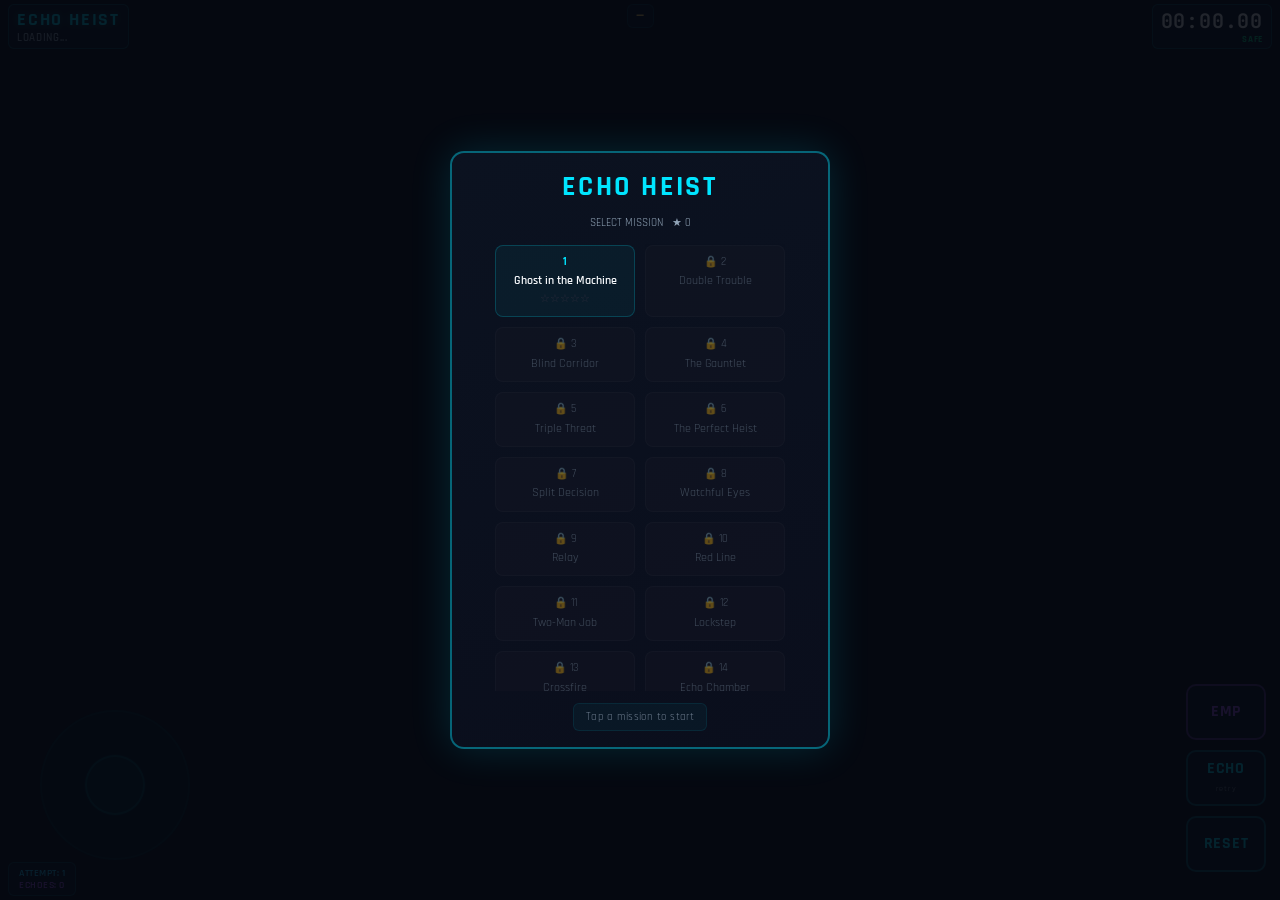
<file: index.html>
<!DOCTYPE html>
<html lang="en">
<head>
  <meta charset="UTF-8">
  <meta name="viewport" content="width=device-width, initial-scale=1.0, maximum-scale=1.0, user-scalable=no, viewport-fit=cover">
  <meta name="apple-mobile-web-app-capable" content="yes">
  <meta name="apple-mobile-web-app-status-bar-style" content="black-translucent">
  <meta name="mobile-web-app-capable" content="yes">
  <meta name="theme-color" content="#050911">
  <meta name="description" content="ECHO HEIST: Time Loop Robbery">
  <link rel="manifest" href="manifest.json">
  <link rel="apple-touch-icon" href="assets/app_icon.png">
  <link rel="icon" type="image/png" href="assets/app_icon.png">
  <title>ECHO HEIST</title>
  <link rel="preconnect" href="https://fonts.googleapis.com">
  <link rel="preconnect" href="https://fonts.gstatic.com" crossorigin>
  <link href="https://fonts.googleapis.com/css2?family=JetBrains+Mono:wght@400;700&family=Rajdhani:wght@400;600;700&display=swap" rel="stylesheet">
  <link rel="stylesheet" href="style.css">
</head>
<body>
  <div id="rotate-device">
    <div class="rotate-icon">📱</div>
    <div class="rotate-text">ROTATE YOUR DEVICE</div>
    <div class="rotate-sub">ECHO HEIST plays in landscape mode</div>
  </div>
  <div id="game-container">
    <canvas id="gameCanvas"></canvas>

    <!-- HUD — same IDs as ui.js expects -->
    <div id="hud">
      <div id="hud-top">
        <div id="hud-left">
          <div id="game-title">ECHO HEIST</div>
          <div id="level-name">Loading...</div>
        </div>
        <div id="hud-center">
          <div id="objective-text">—</div>
        </div>
        <div id="hud-right">
          <div id="timer-display">00:00.00</div>
          <div id="alarm-state" class="safe">SAFE</div>
        </div>
      </div>
      <div id="hud-bottom">
        <div id="hud-bottom-left">
          <div id="attempt-display">ATTEMPT: 1</div>
          <div id="echo-display">ECHOES: 0</div>
        </div>
        <div id="hud-bottom-center"></div>
        <div id="hud-bottom-right"></div>
      </div>
    </div>

    <!-- Overlay — same IDs as ui.js expects -->
    <div id="overlay">
      <div id="overlay-content">
        <div id="overlay-title" style="color:#00E5FF">ECHO HEIST</div>
        <div id="overlay-body"><span style="color:#91A4B7">Loading...</span></div>
        <div id="overlay-hint"></div>
      </div>
    </div>

    <!-- Mobile joystick -->
    <div id="mobile-controls">
      <div id="joystick-zone">
        <div id="joystick-base">
          <div id="joystick-knob"></div>
        </div>
      </div>
      <div id="mobile-actions">
        <button class="mobile-btn mobile-action" id="btn-emp" style="border-color:rgba(168,85,247,0.5);color:#A855F7">EMP</button>
        <button class="mobile-btn mobile-action" id="btn-retry">ECHO<br><span class="mobile-sub">retry</span></button>
        <button class="mobile-btn mobile-action" id="btn-reset">RESET</button>
      </div>
    </div>
  </div>

  <script>
    function showError(msg) {
      var body = document.getElementById('overlay-body');
      if (body) body.innerHTML = '<span style="color:#FF335C">ERROR: ' + msg + '</span>';
      var ov = document.getElementById('overlay');
      if (ov) ov.classList.remove('hidden');
    }
    window.addEventListener('error', function(e) { showError(e.message || 'Unknown error'); });
    window.addEventListener('unhandledrejection', function(e) { showError(e.reason || 'Module load failed'); });
  </script>
  <script type="module">
    try {
      const { Game } = await import('./src/game.js');
      const Sprites = await import('./src/sprites.js');

      const canvas = document.getElementById('gameCanvas');

      await Sprites.loadAllAssets();

      const game = new Game(canvas);

      // --- Resize: match container ---
      function resizeCanvas() {
        const container = document.getElementById('game-container');
        const rect = container.getBoundingClientRect();
        const dpr = window.devicePixelRatio || 1;
        canvas.width = rect.width * dpr;
        canvas.height = rect.height * dpr;
        canvas.style.width = rect.width + 'px';
        canvas.style.height = rect.height + 'px';
        game.onResize(canvas.width, canvas.height);
      }
      window.addEventListener('resize', resizeCanvas);
      resizeCanvas();

      // No forced fullscreen — let the browser handle it naturally

      // --- Keyboard (desktop testing) ---
      const keys = {};
      window.addEventListener('keydown', (e) => {
        keys[e.key.toLowerCase()] = true;
        if (e.key.toLowerCase() === 'r' && game.state !== 'boss') game.onRetry();
        if (e.key.toLowerCase() === 'e' && game.state !== 'boss') game.activateEmp();
        if (e.key.toLowerCase() === 'n' && game.state !== 'boss') game.onSkipLevel();
        if (e.key === ' ' && game.state !== 'boss') { e.preventDefault(); game.onReset(); }
      });
      window.addEventListener('keyup', (e) => { keys[e.key.toLowerCase()] = false; });

      // --- Virtual Joystick ---
      const joystickZone = document.getElementById('joystick-zone');
      const joystickBase = document.getElementById('joystick-base');
      const joystickKnob = document.getElementById('joystick-knob');
      let joyActive = false, joyOriginX = 0, joyOriginY = 0;
      const DEAD = 12, RADIUS = 55;

      joystickZone.addEventListener('touchstart', (e) => {
        e.preventDefault();
        const t = e.touches[0];
        joyActive = true;
        const rect = joystickZone.getBoundingClientRect();
        joyOriginX = t.clientX - rect.left;
        joyOriginY = t.clientY - rect.top;
        joystickBase.style.left = (joyOriginX - 65) + 'px';
        joystickBase.style.top = (joyOriginY - 65) + 'px';
        joystickBase.style.opacity = '1';
      }, { passive: false });

      joystickZone.addEventListener('touchmove', (e) => {
        if (!joyActive) return;
        e.preventDefault();
        const t = e.touches[0];
        const rect = joystickZone.getBoundingClientRect();
        let dx = (t.clientX - rect.left) - joyOriginX;
        let dy = (t.clientY - rect.top) - joyOriginY;
        const dist = Math.sqrt(dx * dx + dy * dy);
        if (dist > RADIUS) { dx = (dx / dist) * RADIUS; dy = (dy / dist) * RADIUS; }
        joystickKnob.style.transform = `translate(calc(-50% + ${dx}px), calc(-50% + ${dy}px))`;
        keys['a'] = dx < -DEAD; keys['d'] = dx > DEAD;
        keys['w'] = dy < -DEAD; keys['s'] = dy > DEAD;
      }, { passive: false });

      function joyEnd(e) {
        e.preventDefault();
        joyActive = false;
        joystickBase.style.opacity = '0.4';
        joystickKnob.style.transform = 'translate(-50%, -50%)';
        keys['a'] = keys['d'] = keys['w'] = keys['s'] = false;
      }
      joystickZone.addEventListener('touchend', joyEnd);
      joystickZone.addEventListener('touchcancel', joyEnd);

      // --- Action buttons ---
      function setupAction(id, fn) {
        const btn = document.getElementById(id);
        if (!btn) return;
        btn.addEventListener('touchstart', (e) => { e.preventDefault(); fn(); });
        btn.addEventListener('click', fn);
      }
      setupAction('btn-emp', () => { if (game.state !== 'boss') game.activateEmp(); });
      setupAction('btn-retry', () => { if (game.state === 'boss') { keys['r'] = true; setTimeout(() => keys['r'] = false, 100); } else game.onRetry(); });
      setupAction('btn-reset', () => { if (game.state !== 'boss') game.onReset(); });

      // Tap overlay to interact
      document.getElementById('overlay').addEventListener('click', () => {
        if (game.state === 'boss') return;
        game.onRetry();
      });

      // Tap anywhere on canvas to start boss fight (needed for audio policy)
      canvas.addEventListener('touchstart', () => {
        if (game.state === 'boss' && game.bossStage && game.bossStage.state === 'waitTap') {
          game.bossStage.startMusic();
          game.bossStage.state = 'fighting';
        }
      }, { once: false });
      canvas.addEventListener('click', () => {
        if (game.state === 'boss' && game.bossStage && game.bossStage.state === 'waitTap') {
          game.bossStage.startMusic();
          game.bossStage.state = 'fighting';
        }
      });

      // --- Game loop ---
      let lastTime = 0;
      function gameLoop(timestamp) {
        const dt = Math.min((timestamp - lastTime) / 1000, 0.05);
        lastTime = timestamp;
        game.update(dt, keys);
        game.render();
        requestAnimationFrame(gameLoop);
      }
      requestAnimationFrame((ts) => { lastTime = ts; requestAnimationFrame(gameLoop); });

      // --- Service Worker ---
      if ('serviceWorker' in navigator) {
        navigator.serviceWorker.register('./sw.js').catch(() => {});
      }
    } catch (err) {
      showError('Failed to load game: ' + err.message);
      console.error(err);
    }
  </script>
</body>
</html>
</file>
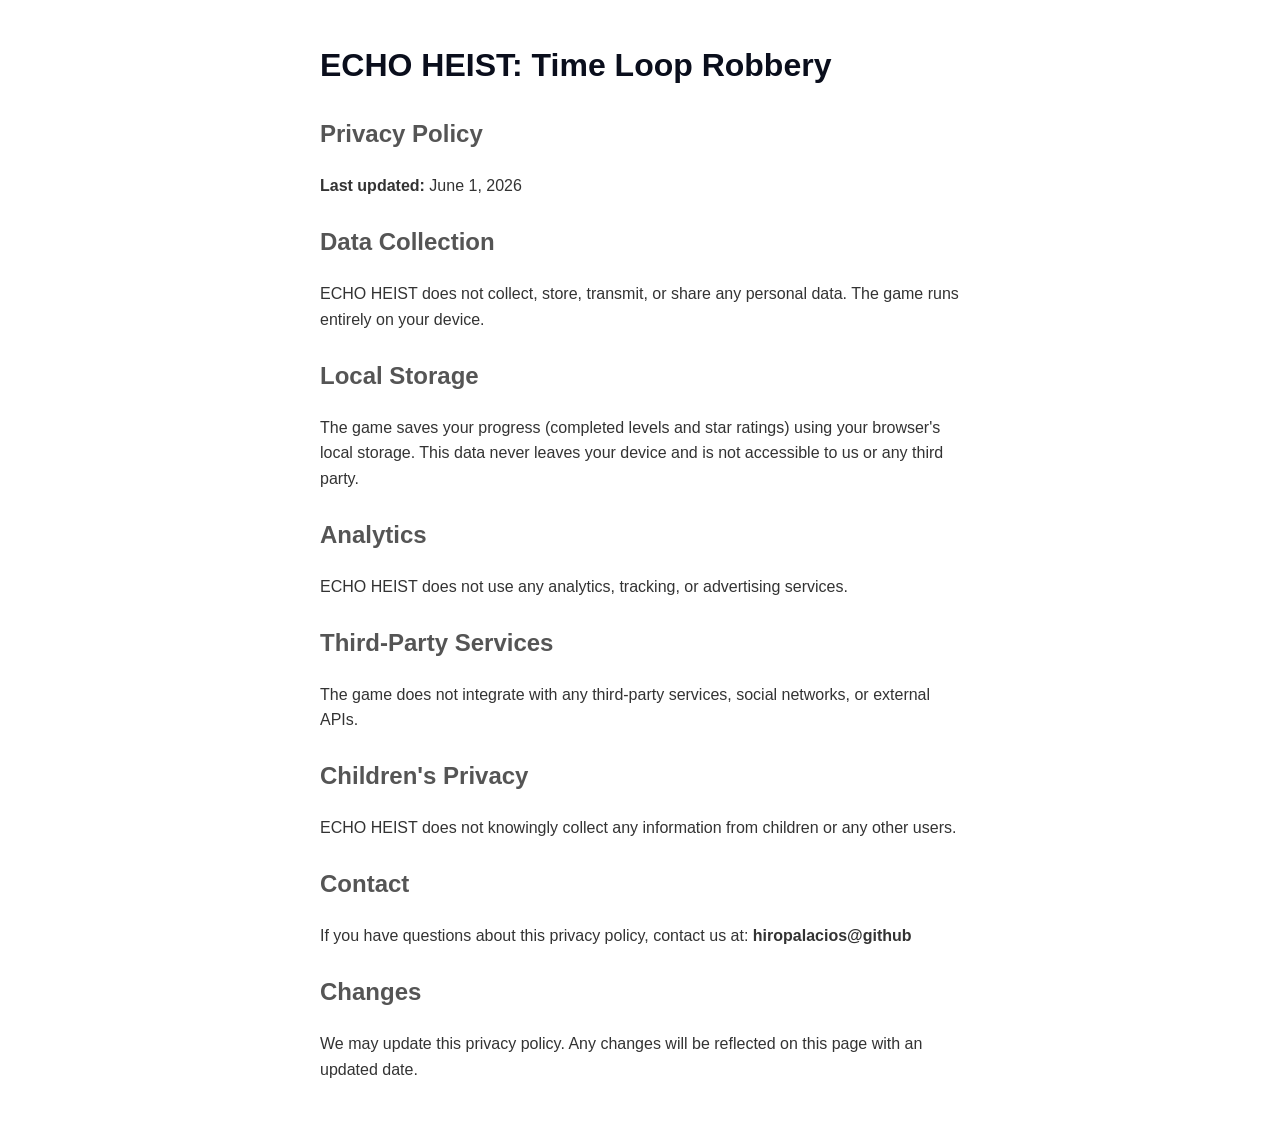
<file: privacy.html>
<!DOCTYPE html>
<html lang="en">
<head>
  <meta charset="UTF-8">
  <meta name="viewport" content="width=device-width, initial-scale=1.0">
  <title>ECHO HEIST — Privacy Policy</title>
  <style>
    body { font-family: -apple-system, sans-serif; max-width: 640px; margin: 40px auto; padding: 0 20px; color: #333; line-height: 1.6; }
    h1 { color: #0a0e1c; }
    h2 { color: #555; margin-top: 24px; }
  </style>
</head>
<body>
  <h1>ECHO HEIST: Time Loop Robbery</h1>
  <h2>Privacy Policy</h2>
  <p><strong>Last updated:</strong> June 1, 2026</p>

  <h2>Data Collection</h2>
  <p>ECHO HEIST does not collect, store, transmit, or share any personal data. The game runs entirely on your device.</p>

  <h2>Local Storage</h2>
  <p>The game saves your progress (completed levels and star ratings) using your browser's local storage. This data never leaves your device and is not accessible to us or any third party.</p>

  <h2>Analytics</h2>
  <p>ECHO HEIST does not use any analytics, tracking, or advertising services.</p>

  <h2>Third-Party Services</h2>
  <p>The game does not integrate with any third-party services, social networks, or external APIs.</p>

  <h2>Children's Privacy</h2>
  <p>ECHO HEIST does not knowingly collect any information from children or any other users.</p>

  <h2>Contact</h2>
  <p>If you have questions about this privacy policy, contact us at: <strong>hiropalacios@github</strong></p>

  <h2>Changes</h2>
  <p>We may update this privacy policy. Any changes will be reflected on this page with an updated date.</p>
</body>
</html>
</file>
<file: style.css>
/* ECHO HEIST — Mobile-First CSS */

* { margin: 0; padding: 0; box-sizing: border-box; }

html, body {
  background: #050911;
  width: 100%; height: 100%;
  overflow: hidden;
  touch-action: none;
  -webkit-touch-callout: none;
  user-select: none;
  -webkit-user-select: none;
  font-family: 'Rajdhani', sans-serif;
  color: #F5F7FA;
  position: fixed;
  top: 0; left: 0;
}

#game-container {
  width: 100%; height: 100%;
  position: relative;
  overflow: hidden;
}

#gameCanvas {
  position: absolute;
  top: 0; left: 0;
  width: 100%; height: 100%;
  background: #050911;
}

/* ─── HUD ─── */
#hud {
  position: absolute;
  top: 0; left: 0; right: 0; bottom: 0;
  pointer-events: none;
  display: flex;
  flex-direction: column;
  justify-content: space-between;
  padding: 6px 10px;
  padding-top: calc(6px + env(safe-area-inset-top));
  z-index: 10;
}

#hud-top {
  display: flex;
  justify-content: space-between;
  align-items: flex-start;
}

#hud-left {
  background: rgba(11, 18, 32, 0.9);
  border: 1px solid rgba(0, 229, 255, 0.25);
  border-radius: 6px;
  padding: 4px 10px;
}

#game-title {
  font-size: 14px;
  font-weight: 700;
  letter-spacing: 0.1em;
  color: #00E5FF;
  text-shadow: 0 0 8px rgba(0, 229, 255, 0.4);
}

#level-name {
  font-size: 9px;
  font-weight: 600;
  letter-spacing: 0.06em;
  color: #91A4B7;
  text-transform: uppercase;
}

#hud-center {
  background: rgba(11, 18, 32, 0.9);
  border: 1px solid rgba(0, 229, 255, 0.15);
  border-radius: 6px;
  padding: 4px 12px;
}

#objective-text {
  font-size: 11px;
  font-weight: 700;
  letter-spacing: 0.08em;
  color: #FFD166;
  text-transform: uppercase;
}

#hud-right {
  background: rgba(11, 18, 32, 0.9);
  border: 1px solid rgba(0, 229, 255, 0.25);
  border-radius: 6px;
  padding: 4px 10px;
  text-align: right;
}

#timer-display {
  font-family: 'JetBrains Mono', monospace;
  font-size: 16px;
  font-weight: 700;
  color: #F5F7FA;
  letter-spacing: 0.04em;
}

#alarm-state {
  font-size: 9px;
  font-weight: 700;
  letter-spacing: 0.08em;
  text-transform: uppercase;
}
#alarm-state.safe { color: #00D084; }
#alarm-state.detected { color: #FF335C; text-shadow: 0 0 6px rgba(255,51,92,0.5); }

#hud-bottom {
  display: flex;
  justify-content: space-between;
  align-items: flex-end;
  padding-bottom: env(safe-area-inset-bottom);
}

#hud-bottom-left {
  background: rgba(11, 18, 32, 0.9);
  border: 1px solid rgba(0, 229, 255, 0.2);
  border-radius: 6px;
  padding: 4px 10px;
}

#attempt-display, #echo-display {
  font-size: 10px;
  font-weight: 600;
  letter-spacing: 0.05em;
  color: #18C8FF;
}
#echo-display { color: #A855F7; }

#hud-bottom-center, #hud-bottom-right { display: none; }

/* ─── Mobile Controls ─── */
#mobile-controls {
  position: fixed;
  top: 0; left: 0; right: 0; bottom: 0;
  pointer-events: none;
  z-index: 50;
}

#joystick-zone {
  position: absolute;
  left: 0; bottom: 0;
  width: 55%; height: 60%;
  pointer-events: auto;
  touch-action: none;
  padding-left: env(safe-area-inset-left);
}

#joystick-base {
  position: absolute;
  width: 130px; height: 130px;
  border-radius: 50%;
  background: rgba(0, 229, 255, 0.06);
  border: 2px solid rgba(0, 229, 255, 0.2);
  display: flex;
  align-items: center; justify-content: center;
  opacity: 0.4;
  transition: opacity 0.15s;
  left: 40px; bottom: 40px;
}

#joystick-knob {
  width: 54px; height: 54px;
  border-radius: 50%;
  background: rgba(0, 229, 255, 0.2);
  border: 2px solid rgba(0, 229, 255, 0.5);
  box-shadow: 0 0 10px rgba(0, 229, 255, 0.2);
  position: absolute;
  left: 50%; top: 50%;
  transform: translate(-50%, -50%);
}

#mobile-actions {
  position: absolute;
  right: 14px; bottom: 28px;
  display: flex;
  flex-direction: column;
  gap: 10px;
  pointer-events: auto;
  padding-right: env(safe-area-inset-right);
  padding-bottom: env(safe-area-inset-bottom);
}

/* Make sure controls are always on top */
#mobile-controls { display: block !important; }

.mobile-btn {
  background: rgba(11, 18, 32, 0.92);
  border: 2px solid rgba(0, 229, 255, 0.35);
  border-radius: 10px;
  color: #00E5FF;
  cursor: pointer;
  touch-action: manipulation;
  -webkit-user-select: none;
  user-select: none;
  -webkit-tap-highlight-color: transparent;
}
.mobile-btn:active {
  background: rgba(0, 229, 255, 0.25);
  border-color: #00E5FF;
}
.mobile-action {
  font-family: 'Rajdhani', sans-serif;
  font-size: 16px;
  font-weight: 700;
  letter-spacing: 0.05em;
  width: 80px; height: 56px;
  line-height: 1.1;
}
.mobile-sub {
  font-size: 8px;
  font-weight: 400;
  color: #91A4B7;
}

/* ─── Overlay ─── */
#overlay {
  position: absolute;
  top: 0; left: 0; right: 0; bottom: 0;
  background: rgba(5, 9, 17, 0.88);
  display: flex;
  align-items: center;
  justify-content: center;
  z-index: 100;
  pointer-events: auto;
  padding: 16px;
}
#overlay.hidden { display: none; }

#overlay-content {
  background: linear-gradient(160deg, #0B1220, #0A0E1C);
  border: 2px solid rgba(0, 229, 255, 0.4);
  border-radius: 14px;
  padding: 24px 20px;
  text-align: center;
  max-width: 380px;
  width: 100%;
  max-height: 80vh;
  overflow-y: auto;
  box-shadow: 0 0 40px rgba(0, 229, 255, 0.15);
}

#overlay-title {
  font-size: 24px;
  font-weight: 700;
  letter-spacing: 0.1em;
  margin-bottom: 10px;
  text-transform: uppercase;
}

#overlay-body {
  font-size: 13px;
  color: #91A4B7;
  line-height: 1.6;
  margin-bottom: 12px;
}

#overlay-hint {
  font-size: 11px;
  color: #91A4B7;
  letter-spacing: 0.04em;
  opacity: 0.7;
  background: rgba(0, 229, 255, 0.06);
  border: 1px solid rgba(0, 229, 255, 0.12);
  border-radius: 6px;
  padding: 6px 12px;
  display: inline-block;
}

.hidden { display: none !important; }

/* ─── Force landscape overlay ─── */
#rotate-device {
  display: none;
  position: fixed;
  top: 0; left: 0; right: 0; bottom: 0;
  background: #050911;
  z-index: 9999;
  flex-direction: column;
  align-items: center;
  justify-content: center;
  text-align: center;
  padding: 32px;
}
#rotate-device .rotate-icon {
  font-size: 48px;
  margin-bottom: 16px;
  animation: rotateHint 1.5s ease-in-out infinite;
}
#rotate-device .rotate-text {
  font-size: 18px;
  font-weight: 700;
  color: #00E5FF;
  letter-spacing: 0.1em;
}
#rotate-device .rotate-sub {
  font-size: 12px;
  color: #91A4B7;
  margin-top: 8px;
}
@keyframes rotateHint {
  0%, 100% { transform: rotate(0deg); }
  50% { transform: rotate(90deg); }
}

@media (orientation: portrait) {
  #rotate-device { display: flex !important; }
  #game-container { visibility: hidden; }
}

/* ─── Landscape ─── */
@media (orientation: landscape) {
  #hud { padding: 4px 8px; }
  #game-title { font-size: 12px; }
  #timer-display { font-size: 14px; }
  #level-name { font-size: 8px; }
  #objective-text { font-size: 10px; }
  #hud-left, #hud-right, #hud-center { padding: 3px 8px; }
  #overlay-content { padding: 16px; max-height: 90vh; }
  #overlay-title { font-size: 20px; }
}

/* ─── Tablet ─── */
@media (min-width: 768px) {
  #game-title { font-size: 18px; }
  #timer-display { font-size: 20px; }
  #level-name { font-size: 11px; }
  #objective-text { font-size: 13px; }
  .mobile-action { width: 80px; height: 56px; font-size: 16px; }
  #joystick-base { width: 150px; height: 150px; }
  #joystick-knob { width: 60px; height: 60px; }
  #overlay-title { font-size: 28px; }
  #overlay-body { font-size: 14px; }
}
</file>
